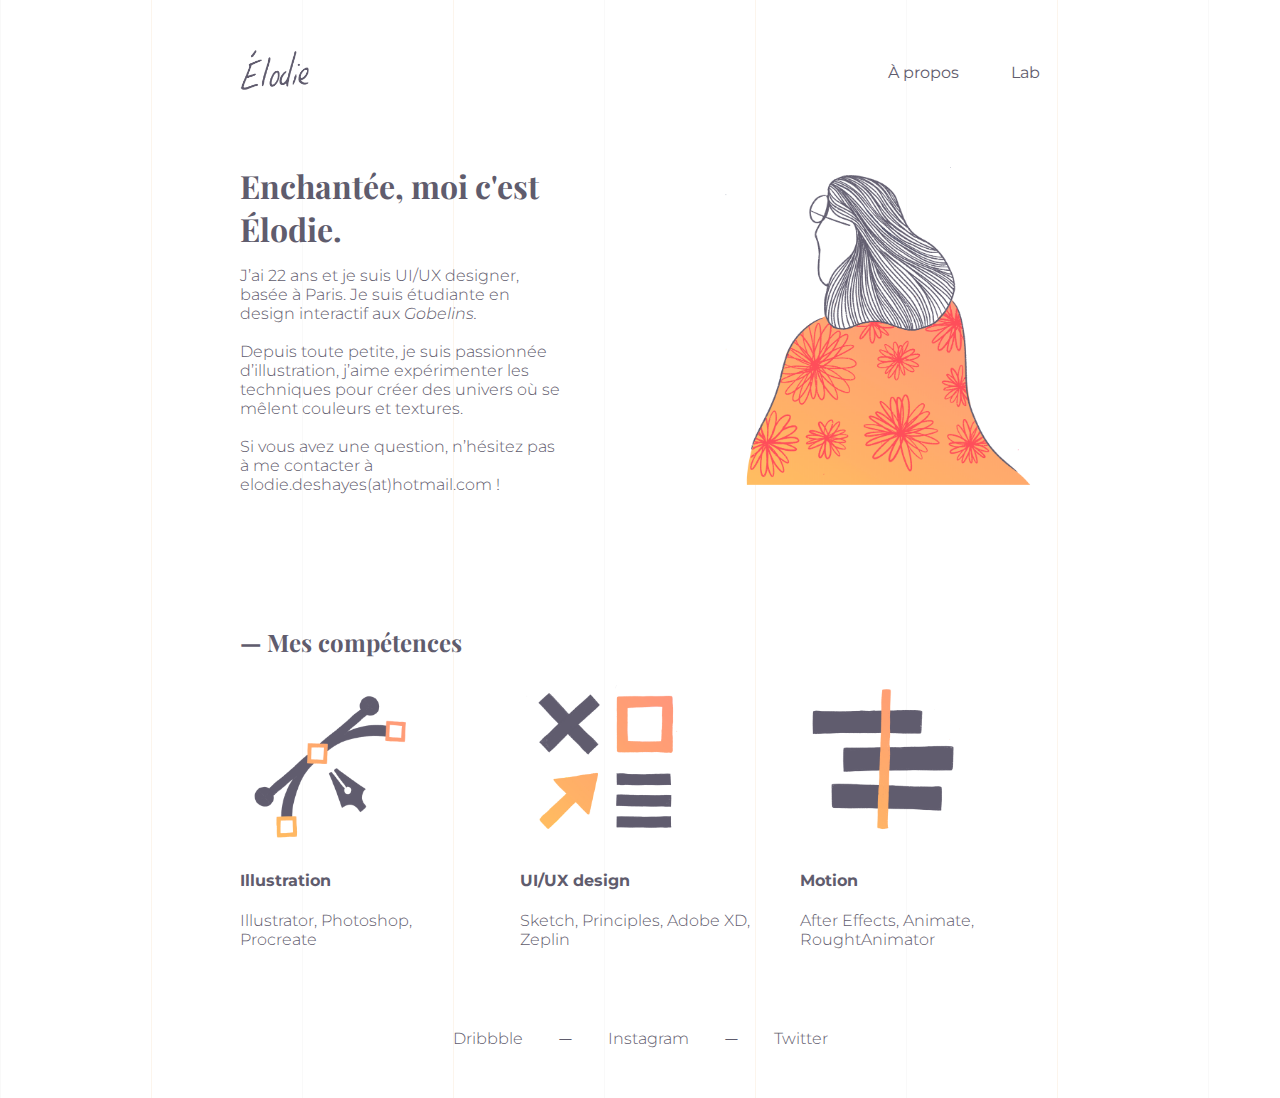
<file: a-propos.html>
<!DOCTYPE html>
<html lang="en">
<head>
	<meta charset="UTF-8">
	<title>À propos - Elodie Deshayes</title>
	<link rel="stylesheet" href="style.css">
	<link rel="stylesheet" href="responsive.css" media="screen and (max-width: 960px)">
	<link rel="icon" type="image/png" href="https://i.pinimg.com/originals/85/7f/d7/857fd79dfd7bd025e4cbb2169cd46e03.png" />
	<meta name="viewport" content="width=device-width, user-scalable=no">

</head>
<body class="aPropos">

	<section class="grid1Rows">
		<header >
			<a href="index.html" class="logo"><img src="img/logo.png"></a>
			<nav>
				<a class="header-links" href="a-propos.html" target="_blank">À propos</a>
				<a href="https://elodiedshys.github.io/laboratoire/" target="_blank">Lab</a>
			</nav>
		</header>
	</section>


	<section class="bioImg">
		<div class="biography">
			<h1>Enchantée, moi c'est Élodie.</h1>
			<p> J’ai 22 ans et je suis UI/UX designer, basée à Paris. Je suis étudiante en design interactif aux <span>Gobelins.</span> <br><br>Depuis toute petite, je suis passionnée d’illustration, j’aime expérimenter les techniques pour créer des univers où se mêlent couleurs et textures.<br><br> Si vous avez une question, n’hésitez pas à me contacter à elodie.deshayes(at)hotmail.com !</p>
		</div>

		<img src="img/a-propos/elodie_deshayes.png" class="portrait" alt="portrait illustration elodie deshayes">

	</section>


	<section class="mesCompetences">
		<h2>— Mes compétences</h2>

		<div class="itemsx3">	
			<div class="items_1">
				<img src="img/a-propos/illustration.png" alt="picto compétence illustration">
				<h4>Illustration</h4>
				<p>Illustrator, Photoshop, Procreate</p>
			</div>

			<div class="items_2">
				<img src="img/a-propos/ui.png" alt="picto compétence UI Design">
				<h4>UI/UX design</h4>
				<p>Sketch, Principles, Adobe XD, Zeplin</p>
			</div>

			<div class="items_3">
				<img src="img/a-propos/motion.png" alt="picto compétence Motion Design">
				<h4>Motion</h4>
				<p>After Effects, Animate, RoughtAnimator</p>
			</div>
		</div>


	</section>

	<footer>
				<p>
					<a href="https://dribbble.com/elodiedeshayes" target="_blank" class="socials" >Dribbble</a> ⏤
					<a href="https://www.instagram.com/elodie.dshys/" target="_blank" class="socials" >Instagram</a> ⏤
					<a href="https://twitter.com/elodiedshys" target="_blank" class="socials">Twitter</a>
				</p>
	</footer>

</body>

</html>
</file>
<file: style.css>
@import url('https://fonts.googleapis.com/css?family=Montserrat:300,400|Playfair+Display:700&display=swap');

/* GENERAL */
/* GENERAL */
/* GENERAL */
/* GENERAL */
/* GENERAL */
/* GENERAL */

body {
	background-color: #f9f9f9;
	width: 1000px;
	margin: 50px auto 50px auto;
	font-family: 'Montserrat', sans-serif;
	color: #5F5C6D;

	cursor: crosshair;

	/*créer un background de légères lignes verticales*/
	background-image: linear-gradient(90deg, #f9f9f9 0.33%, #ffffff 0.33%, #ffffff 50%, #f9f9f9 50%, #fff1e0 50.33%, #ffffff 50.33%, #ffffff 100%);
	background-size: 302.00px 302.00px;

}

h1, h2, h3 {
	font-family: 'Playfair Display', serif;
}

h1 {
	margin-bottom: 0;
}

/* grille de mise en page réutilisées à plusieurs endroits du site*/

.grid10Rows {
	display: grid;
	grid-template-columns: repeat(10, 1fr);
	grid-template-rows: repeat(10, 1fr);
}

.grid1Rows{
	display: grid;
	grid-template-columns: repeat(10, 1fr);
	grid-template-rows: repeat(1, 1fr);
}

header{
	grid-column: 2 / span 8;
	grid-row: 1 / span 1;
}


a:visited, a {
	color: #5F5C6D;
}

.intro {
	font-size: 40px;
	grid-column: 2 / span 8;
	grid-row: 2 / span 6;
}

.intro p {
	margin-top: 10px;
    font-size: 30px;
}

.scroll{
	grid-column: 2 / span 1;
	grid-row: 6 / span 3;
	padding-top: 1em;
}

em {
	font-weight: bold;
	font-style: normal;
  	position: relative;
  	text-decoration: none;
  	z-index: 1;
  	display: inline;
}


/* soulignement dégradé */
span {
	background: linear-gradient(180deg,#FFC470, #FC9A84);
	background-repeat: no-repeat;
	padding: 0 10px 0 0;
  	background-size: 110% 30%;
  	background-position-y : 30px;
	font-style: italic;
}

.intro span {
	background-size: 110% 40%;
    background-position-y: 20px;
}


/*apparition du gif au HOVER*/

.id {
  display: none;
  pointer-events: none;
  position: absolute;
  width: 300px;
	z-index: auto;
}

.ad {
	z-index: 3;
}

/*header*/

header {
	display: flex;
	justify-content: space-between;
	align-items: center;
}

.header-links {
	padding: 0 3em 0 0;
}

a {
	text-decoration: none;
}

.logo {
	max-width: 70px;
}

p {
	font-weight: 300;
}



/* galerie projet */
.grid10Rows>p {
	grid-column: 2 / span 8;
	grid-row: 1 / span 9;
	font-size: 40px;
	margin-top: 0;
}

.mobileTabletteOnly {
	display: none;
}

img {
	max-width: 100%;
}

img.image_1 {
  grid-column: 4 /  span 4;
  grid-row: 1 / span 4;
}


img.image_2 {
  grid-column: 7 / span 3;
  grid-row: 2 / span 3;
}


img.image_3 {
  grid-column: 3 / span 4;
  grid-row: 3 / span 5;
}


img.image_4 {
  grid-column: 6 / span 4;
  grid-row: 4 / span 5;
}

img.image_5 {
  grid-column: 2 / span 2;
  grid-row: 4 / span 2;
}

.draggable {
	cursor: move;
}


/* pied de page */
.socials {
	padding: 0 2em;
}

footer{
	text-align: center;
}

/* Page A propos*/
/* Page A propos*/
/* Page A propos*/
/* Page A propos*/
/* Page A propos*/

.bioImg, .mesCompetences {
    width: 800px;
    margin: auto;
    max-width: 80vw;
    padding: 3em 0;
}

.bioImg, .mesCompetences .itemsx3 {
    display: flex;
    justify-content: space-between;
}

.bioImg .biography, .bioImg img {
	max-width: 40%;
}

 .bioImg img{
	object-fit: contain;
 }

.mesCompetences .items_1, .mesCompetences .items_2, .mesCompetences .items_3 {
	width: 30%;
}

.mesCompetences .items_1 img, .mesCompetences .items_2 img, .mesCompetences .items_3 img {
	width: 70%;
}


/* page projet : ML */
/* page projet : ML */
/* page projet : ML */
/* page projet : ML */
/* page projet : ML */
.ML .intro {
	text-align: center;
}

.ML h2 {
	grid-column: 2/ span 3;
	grid-row: 7 / span 1;
}

.ML h4 {
	margin: 0;
}

.ML p {
	margin: 0;
}

.ML .projet .description, .ML .projet .illustration {
	display: flex;
	margin: auto;
	justify-content: space-between;
}

.ML .projet .illustration .responsive {
	padding-right: 1em;
}

.ML .projet .illustration .ux {
	padding-left: 1em;
}


.ML .projet .illustration .responsive, .ML .projet .illustration .ux {
	max-width: 45%;
}


.ML .projet .description {
	width: 800px;
}

.ML .projet .description .context, .ML .projet .description .demand {
	width: 45%;
	padding: 3em 0;
} 

.ML .projet .mockup {
  margin-top: 5em;
} 


.ML .maquette {
  background-image: url(img/mademoiselleLoyale/ML-maquette.png);
  min-height: 800px; 
  margin-top: 5em;
}


.ML footer{
	padding-top: 60px;
}


.ML .parallax {
  background-attachment: fixed;
  background-position: center;
  background-repeat: no-repeat;
  background-size: cover;
}

.ML .entete {
  background-image: url(img/mademoiselleLoyale/ML-header.jpg);
  min-height: 500px; 
}

.ML .categorie {
    background: linear-gradient(180deg,#FFC470, #FC9A84);
    color: #fff;
    text-transform: uppercase;
    padding: 7px;
    letter-spacing: 4px;
    margin-right: 1em;
    grid-column: span 2;
    text-align: center;
}

.ML .first {
    grid-column: 4/ span 2;
    grid-row: 6 / span 1;
}

.ML .second {
    grid-column: 6/ span 2;
    grid-row: 6 / span 1;
}
</file>
<file: responsive.css>
/* TABLETTE */
/* TABLETTE */
/* TABLETTE */
/* TABLETTE */
/* TABLETTE */

@media only screen and (max-width: 960px) {
	body {
		width: 800px;
		max-width: 100vw;
		margin: 50px auto 50px auto;
		/*background: red;*/
	}

	.scroll {
    grid-column: 2 / span 3;
    grid-row: 7 / span 4;
	}

	.desktopOnly {
		display: none;
	}


	.mobileTabletteOnly {
		display: block;
		max-width: 80vw;
		margin: auto;
	}

	.mobileTabletteOnly img {
		width: 700px;
	}

	.projet1, .projet2, .projet3, .projet4, .projet5 {
		padding-bottom: 6em;
	}

	.mobileTabletteOnly h3 {
		margin: 5px 0 0 0;
		font-size: 2em;
	}

	.mobileTabletteOnly img {
		height: auto;
		width: 80vw;
	}
	
/* Page A propos*/
/* Page A propos*/
/* Page A propos*/
/* Page A propos*/
/* Page A propos*/


	.bioImg, .mesCompetences {
	    width: 640px;
	}


	.mesCompetences .items_1 img, .mesCompetences .items_2 img, .mesCompetences .items_3 img {
		width: 50%;
	}

	span {
		background-position-y: 13px;
	}

/* page projet : ML */
/* page projet : ML */
/* page projet : ML */
/* page projet : ML */
/* page projet : ML */

	.ML .context_right {
    grid-column: 6/ span 4;
    grid-row: 1 / span 2;
    padding: 1em 0 0 2em;
	}

	.ML .context_left {
    grid-column: 2 / span 4;
    grid-row: 1 / span 2;
    padding: 1em 2em 0 0;
	}

	.ML .responsive, .ML .ux{
		grid-row: 3 / span 5;
	}

	.ML p {
	font-size: 16px;
	margin: 0;
	}

	.ML .projet .description {
	width: 640px;
	}

}

/* SMARTPHONE */
/* SMARTPHONE */
/* SMARTPHONE */
/* SMARTPHONE */
/* SMARTPHONE */

@media only screen and (max-width: 480px) {	
	body {
		width: 400px;
	}

	.presentation, .competences {
		display: block;
		margin : 3em auto;
	}

	.presentation>img, .presentation>.texte, .competences, .items_x3, .items_x3>img {
		max-width: 100%;
	}

	.items_x3>h4 {
		font-size: 20px;
	}

	p, header {
		font-size: 18px;
	}

	.mobileTabletteOnly {
		display: block;
		max-width: 380px;
		margin: auto;
	}

	.projet1, .projet2, .projet3, .projet4, .projet5 {
		padding-bottom: 2em;
	}

	.mobileTabletteOnly img {
		height: auto;
	}

/* Page A propos*/
/* Page A propos*/
/* Page A propos*/
/* Page A propos*/
/* Page A propos*/

	.aPropos p {
		font-size: 16px;
	}

	.bioImg, .mesCompetences {
    width: 320px;
	}

	.bioImg, .mesCompetences .itemsx3 {
    display: block;
	}

	.bioImg .biography, .bioImg img {
	max-width: 100%;
	}

	.mesCompetences .items_1, .mesCompetences .items_2, .mesCompetences .items_3 {
		width: 100%;
		padding-bottom: 4em;
	}

	.mesCompetences p, .mesCompetences h4 {
		margin: 5px 0;
	}

	.mesCompetences img {
		margin: 0 20%;
	}

/* page projet : ML */
/* page projet : ML */
/* page projet : ML */
/* page projet : ML */
/* page projet : ML */
	.ML .intro {
    font-size: 35px;
	}

	.ML .first {
    grid-column: 2/ span 4;
    grid-row: 8 / span 1;
	}

	.ML .second {
    grid-column: 6/ span 4;
    grid-row: 8 / span 1;
	}

	.ML .projet .description {
	width: 320px;
	}

	.ML .projet .description .context, .ML .projet .description .demand {
	width: 100%;
	} 

	.ML .projet .description, 	.ML .projet .illustration {
	display: block;
	}

	.ML .projet .illustration .responsive, .ML .projet .illustration .ux  {
	padding: 1em 0;
	width: 100%;
	max-width: 100%;
	}

	.ML .projet .mockup, .ML .maquette {
	  margin-top: 1em;
	} 

	.ML .context_left, .ML .context_right {
		max-height: 480px;
	}

	.ML h2 {
		max-height: 40px;
	}

	.socials {
		font-size: 18px;
    	padding: 0 5px;
	}
}
</file>
